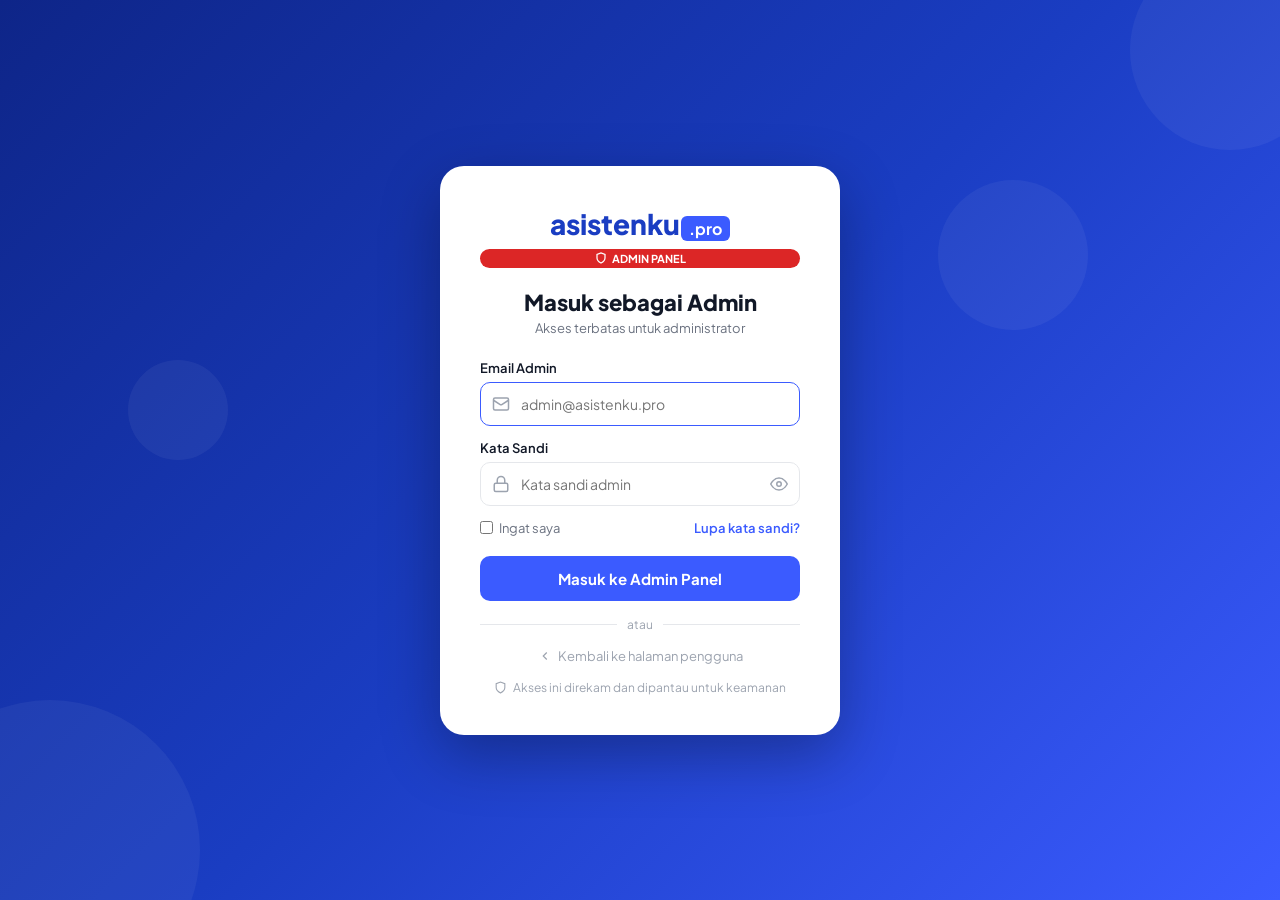
<file: admin-login.html>
<!DOCTYPE html>
<html lang="id">
<head>
<meta charset="UTF-8">
<meta name="viewport" content="width=device-width, initial-scale=1.0">
<title>Admin Login – asistenku.pro</title>
<link rel="preconnect" href="https://fonts.googleapis.com">
<link href="https://fonts.googleapis.com/css2?family=Plus+Jakarta+Sans:wght@400;500;600;700;800&display=swap" rel="stylesheet">
<style>
*,*::before,*::after{margin:0;padding:0;box-sizing:border-box;}
:root{--blue:#1A3DC2;--blue-light:#3B5BFF;--blue-pale:#EEF2FF;--red:#DC2626;--dark:#111827;--gray-100:#F3F4F6;--gray-200:#E5E7EB;--gray-400:#9CA3AF;--gray-500:#6B7280;--white:#ffffff;}
body{font-family:'Plus Jakarta Sans',sans-serif;background:linear-gradient(135deg,#0E2588 0%,#1A3DC2 50%,#3B5BFF 100%);min-height:100vh;display:flex;align-items:center;justify-content:center;padding:20px;}
.login-card{background:var(--white);border-radius:24px;padding:40px;width:100%;max-width:400px;box-shadow:0 20px 60px rgba(0,0,0,0.3);}
.brand{display:flex;align-items:center;justify-content:center;gap:6px;margin-bottom:8px;}
.brand-text{font-size:28px;font-weight:800;color:var(--blue);}
.brand .pro{background:var(--blue-light);color:#fff;font-size:16px;font-weight:700;padding:2px 8px;border-radius:6px;margin-left:1px;}
.admin-tag{background:var(--red);color:#fff;font-size:11px;font-weight:700;padding:3px 10px;border-radius:99px;display:inline-block;margin:0 auto 20px;display:flex;align-items:center;justify-content:center;gap:5px;}
.login-title{font-size:22px;font-weight:800;color:var(--dark);text-align:center;margin-bottom:4px;}
.login-sub{font-size:13px;color:var(--gray-500);text-align:center;margin-bottom:24px;}
.form-group{margin-bottom:14px;}
.form-label{font-size:13px;font-weight:600;color:var(--dark);margin-bottom:6px;display:block;}
.input-wrap{position:relative;}
.form-input{width:100%;padding:12px 14px 12px 40px;border:1.5px solid var(--gray-200);border-radius:10px;font-family:inherit;font-size:14px;color:var(--dark);background:var(--white);outline:none;transition:border-color 0.2s;}
.form-input:focus{border-color:var(--blue-light);}
.input-icon{position:absolute;left:12px;top:50%;transform:translateY(-50%);color:var(--gray-400);width:18px;height:18px;}
.input-action{position:absolute;right:12px;top:50%;transform:translateY(-50%);background:none;border:none;cursor:pointer;color:var(--gray-400);width:18px;height:18px;padding:0;display:flex;align-items:center;justify-content:center;}
.btn-login{width:100%;padding:13px;background:var(--blue-light);color:#fff;border:none;border-radius:10px;font-family:inherit;font-size:15px;font-weight:700;cursor:pointer;transition:background 0.2s;margin-top:4px;}
.btn-login:hover{background:var(--blue);}
.security-note{display:flex;align-items:center;gap:6px;justify-content:center;margin-top:16px;font-size:12px;color:var(--gray-400);}
.error-msg{background:#FEF2F2;border:1px solid #FECACA;border-radius:8px;padding:10px 14px;font-size:13px;color:var(--red);margin-bottom:14px;display:none;align-items:center;gap:6px;}
.divider{display:flex;align-items:center;gap:10px;color:var(--gray-400);font-size:12px;margin:16px 0;}
.divider::before,.divider::after{content:'';flex:1;height:1px;background:var(--gray-200);}
.back-link{display:flex;align-items:center;justify-content:center;gap:6px;font-size:13px;color:var(--gray-400);text-decoration:none;transition:color 0.2s;}
.back-link:hover{color:var(--blue-light);}
/* Decorative bg dots */
.bg-dots{position:fixed;inset:0;pointer-events:none;overflow:hidden;}
.dot{position:absolute;border-radius:50%;background:rgba(255,255,255,0.05);}
.toast{position:fixed;bottom:24px;left:50%;transform:translateX(-50%) translateY(10px);background:var(--dark);color:#fff;padding:10px 20px;border-radius:99px;font-size:13px;font-weight:600;z-index:9999;opacity:0;transition:all 0.3s;white-space:nowrap;}
.toast.show{opacity:1;transform:translateX(-50%) translateY(0);}
</style>
</head>
<body>
<div class="bg-dots">
  <div class="dot" style="width:200px;height:200px;top:-50px;right:-50px;"></div>
  <div class="dot" style="width:300px;height:300px;bottom:-100px;left:-100px;"></div>
  <div class="dot" style="width:100px;height:100px;top:40%;left:10%;"></div>
  <div class="dot" style="width:150px;height:150px;top:20%;right:15%;"></div>
</div>

<div class="login-card">
  <div class="brand">
    <span class="brand-text">asistenku<span class="pro">.pro</span></span>
  </div>
  <div style="text-align:center;">
    <div class="admin-tag">
      <svg width="12" height="12" viewBox="0 0 24 24" fill="none" stroke="currentColor" stroke-width="2.5"><path d="M12 22s8-4 8-10V5l-8-3-8 3v7c0 6 8 10 8 10z"/></svg>
      ADMIN PANEL
    </div>
  </div>

  <h1 class="login-title">Masuk sebagai Admin</h1>
  <p class="login-sub">Akses terbatas untuk administrator</p>

  <div class="error-msg" id="errorMsg">
    <svg width="16" height="16" viewBox="0 0 24 24" fill="none" stroke="currentColor" stroke-width="2"><circle cx="12" cy="12" r="10"/><line x1="15" y1="9" x2="9" y2="15"/><line x1="9" y1="9" x2="15" y2="15"/></svg>
    <span id="errorText">Email atau kata sandi salah</span>
  </div>

  <div class="form-group">
    <label class="form-label">Email Admin</label>
    <div class="input-wrap">
      <svg class="input-icon" viewBox="0 0 24 24" fill="none" stroke="currentColor" stroke-width="2"><rect x="2" y="4" width="20" height="16" rx="2"/><path d="m22 7-8.97 5.7a1.94 1.94 0 0 1-2.06 0L2 7"/></svg>
      <input type="email" class="form-input" id="email" placeholder="admin@asistenku.pro" autofocus>
    </div>
  </div>
  <div class="form-group">
    <label class="form-label">Kata Sandi</label>
    <div class="input-wrap">
      <svg class="input-icon" viewBox="0 0 24 24" fill="none" stroke="currentColor" stroke-width="2"><rect x="3" y="11" width="18" height="11" rx="2"/><path d="M7 11V7a5 5 0 0 1 10 0v4"/></svg>
      <input type="password" class="form-input" id="password" placeholder="Kata sandi admin" id="passInput">
      <button class="input-action" onclick="togglePass()" type="button">
        <svg viewBox="0 0 24 24" fill="none" stroke="currentColor" stroke-width="2"><path d="M1 12s4-8 11-8 11 8 11 8-4 8-11 8-11-8-11-8z"/><circle cx="12" cy="12" r="3"/></svg>
      </button>
    </div>
  </div>
  <div style="display:flex;align-items:center;justify-content:space-between;margin-bottom:16px;">
    <label style="display:flex;align-items:center;gap:6px;font-size:13px;color:var(--gray-500);cursor:pointer;">
      <input type="checkbox" id="remember" style="accent-color:var(--blue-light);"> Ingat saya
    </label>
    <a href="#" style="font-size:13px;color:var(--blue-light);font-weight:600;text-decoration:none;" onclick="showToast('Hubungi developer untuk reset password')">Lupa kata sandi?</a>
  </div>

  <button class="btn-login" onclick="handleAdminLogin()" id="loginBtn">
    Masuk ke Admin Panel
  </button>

  <div class="divider">atau</div>
  <a href="login.html" class="back-link">
    <svg width="14" height="14" viewBox="0 0 24 24" fill="none" stroke="currentColor" stroke-width="2"><path d="m15 18-6-6 6-6"/></svg>
    Kembali ke halaman pengguna
  </a>

  <div class="security-note">
    <svg width="13" height="13" viewBox="0 0 24 24" fill="none" stroke="currentColor" stroke-width="2"><path d="M12 22s8-4 8-10V5l-8-3-8 3v7c0 6 8 10 8 10z"/></svg>
    Akses ini direkam dan dipantau untuk keamanan
  </div>
</div>

<div class="toast" id="toast"></div>

<script>
const SUPABASE_URL = 'https://dkpztybbcvvzatgwhano.supabase.co';
const SUPABASE_KEY = 'sb_publishable_yYIlVG0GWf85R3wK_xjhfQ_1gqucStm';

function showToast(msg, d=2500) {
  const t = document.getElementById('toast');
  t.textContent = msg;
  t.classList.add('show');
  setTimeout(() => t.classList.remove('show'), d);
}

function togglePass() {
  const inp = document.getElementById('password');
  inp.type = inp.type === 'password' ? 'text' : 'password';
}

function showError(msg) {
  const err = document.getElementById('errorMsg');
  document.getElementById('errorText').textContent = msg;
  err.style.display = 'flex';
}

function hideError() {
  document.getElementById('errorMsg').style.display = 'none';
}

async function handleAdminLogin() {
  const email = document.getElementById('email').value.trim();
  const password = document.getElementById('password').value;
  const btn = document.getElementById('loginBtn');

  hideError();

  if (!email || !password) { showError('Isi email dan kata sandi'); return; }

  btn.textContent = 'Memverifikasi...';
  btn.disabled = true;

  try {
    // 1) WAJIB berhasil login lewat Supabase Auth asli. Tidak ada jalur
    // demo/offline/fallback apapun — kalau ini gagal, akses ditolak, titik.
    const res = await fetch(`${SUPABASE_URL}/auth/v1/token?grant_type=password`, {
      method: 'POST',
      headers: { 'Content-Type': 'application/json', 'apikey': SUPABASE_KEY },
      body: JSON.stringify({ email, password })
    });
    const data = await res.json();

    if (!data.access_token) {
      showError(data.error_description || 'Email atau kata sandi admin salah');
      btn.textContent = 'Masuk ke Admin Panel';
      btn.disabled = false;
      return;
    }

    // 2) Token Supabase valid TIDAK CUKUP — itu cuma berarti "punya akun",
    // belum tentu admin. Wajib dicek benar-benar terdaftar di tabel 'admins'
    // sebelum diizinkan masuk ke admin.html.
    const checkRes = await fetch(`${SUPABASE_URL}/rest/v1/admins?select=id&id=eq.${data.user.id}`, {
      headers: { 'apikey': SUPABASE_KEY, 'Authorization': 'Bearer ' + data.access_token }
    });
    const checkData = await checkRes.json();

    if (!Array.isArray(checkData) || checkData.length === 0) {
      showError('Akun ini bukan administrator.');
      btn.textContent = 'Masuk ke Admin Panel';
      btn.disabled = false;
      return;
    }

    localStorage.setItem('ak_admin_token', data.access_token);
    localStorage.setItem('ak_token', data.access_token);
    localStorage.setItem('ak_user', JSON.stringify(data.user));
    showToast('Selamat datang, Admin! 🎉');
    setTimeout(() => window.location.href = 'admin.html', 900);
  } catch (e) {
    showError('Gagal terhubung ke server. Coba lagi.');
    btn.textContent = 'Masuk ke Admin Panel';
    btn.disabled = false;
  }
}

document.getElementById('password').addEventListener('keypress', e => {
  if (e.key === 'Enter') handleAdminLogin();
});
document.getElementById('email').addEventListener('keypress', e => {
  if (e.key === 'Enter') document.getElementById('password').focus();
});
</script>
</body>
</html>
</file>
